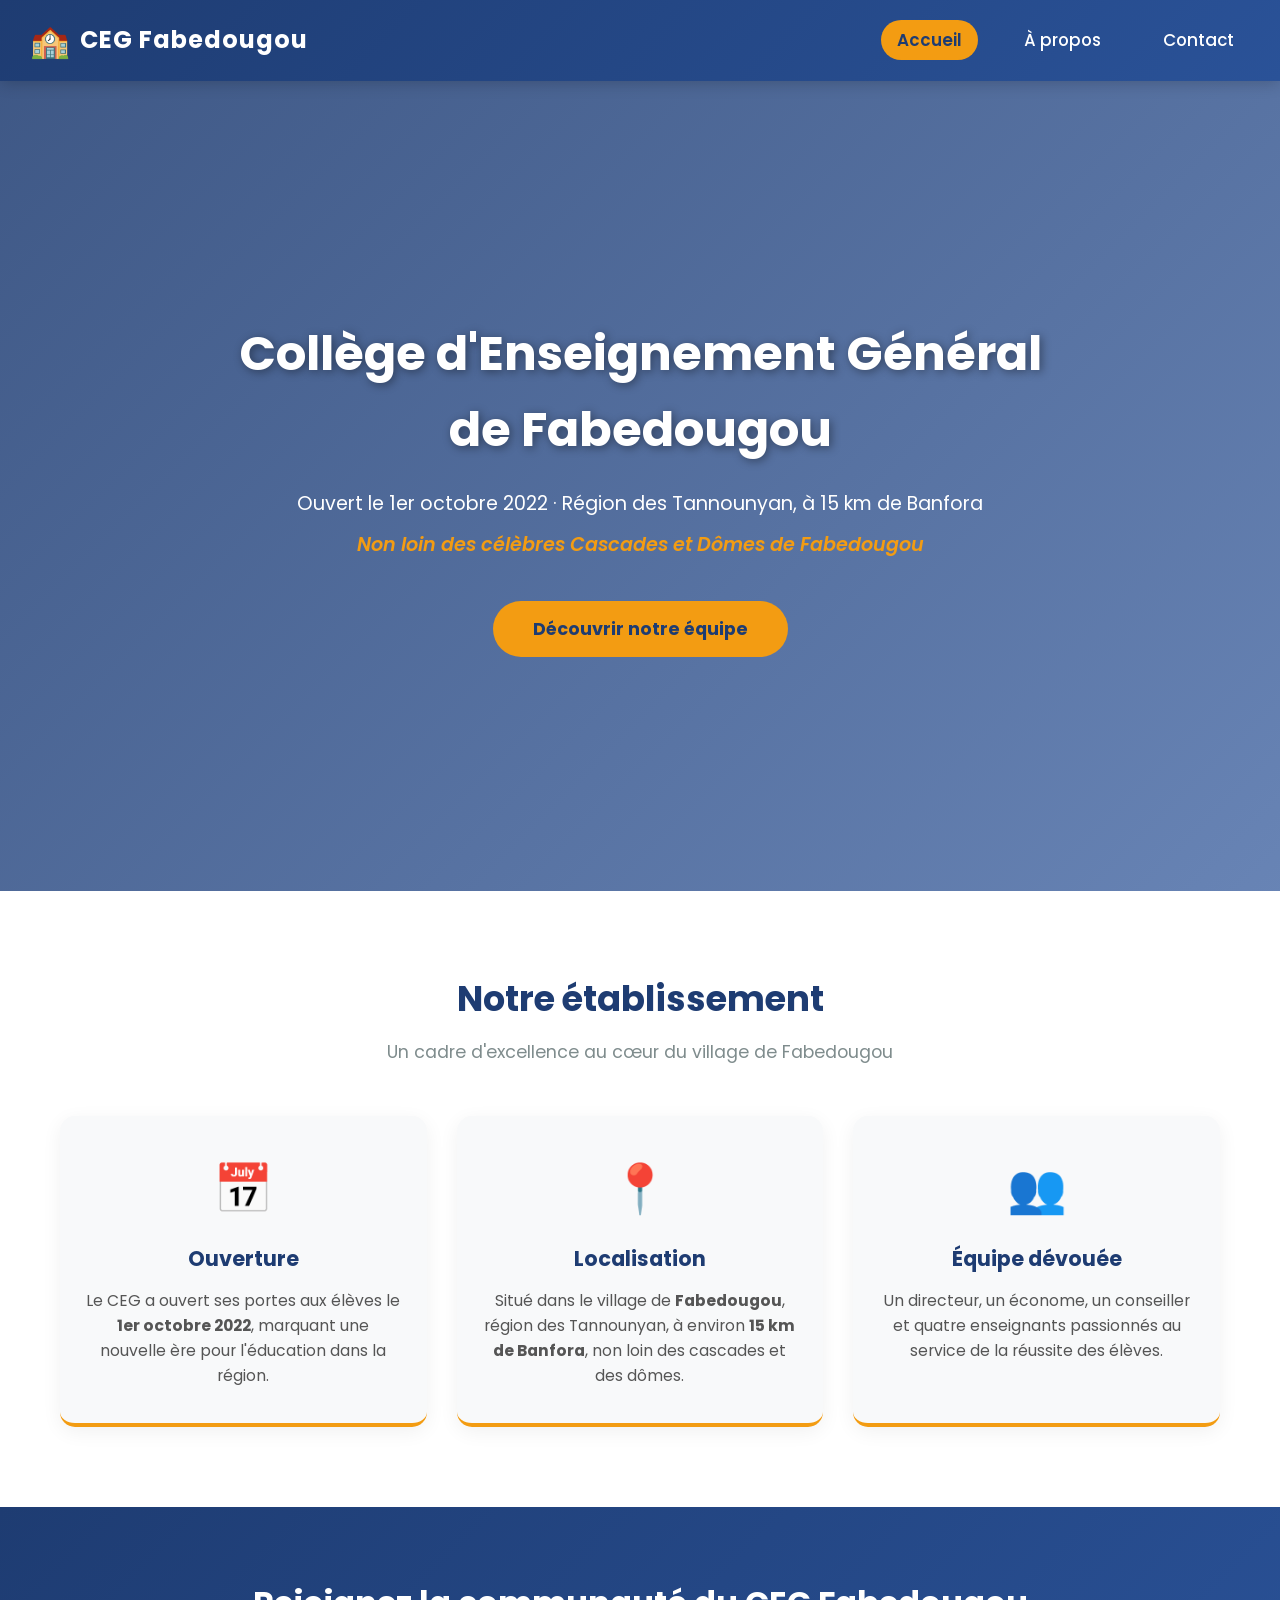
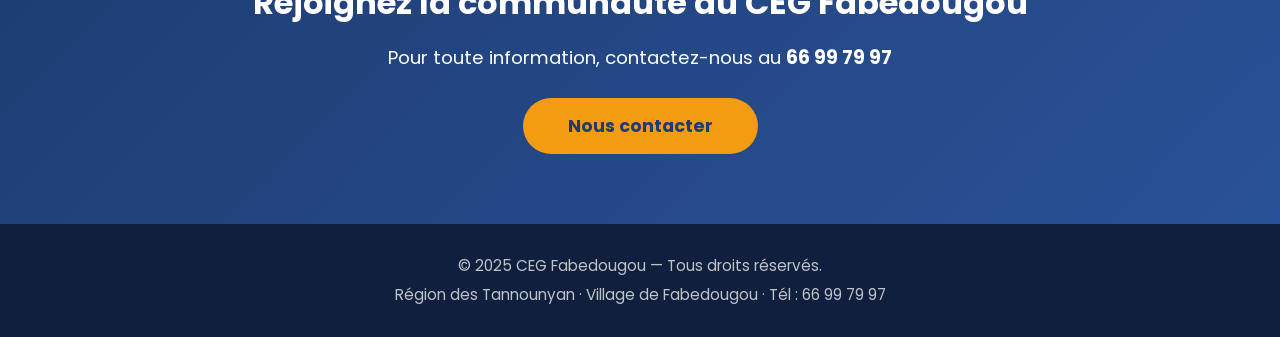
<file: index.html>
<!DOCTYPE html>
<html lang="fr">
<head>
    <meta charset="UTF-8">
    <meta name="viewport" content="width=device-width, initial-scale=1.0">
    <title>CEG Fabedougou - Accueil</title>
    <link rel="stylesheet" href="style.css">
    <link href="https://fonts.googleapis.com/css2?family=Poppins:wght@300;400;600;700&display=swap" rel="stylesheet">
</head>
<body>
    <header>
        <nav class="navbar">
            <div class="logo">
                <span class="logo-icon">🏫</span>
                <h1>CEG Fabedougou</h1>
            </div>
            <ul class="nav-links">
                <li><a href="index.html" class="active">Accueil</a></li>
                <li><a href="apropos.html">À propos</a></li>
                <li><a href="contact.html">Contact</a></li>
            </ul>
            <div class="burger">
                <div class="line1"></div>
                <div class="line2"></div>
                <div class="line3"></div>
            </div>
        </nav>
    </header>

    <main>
        <section class="hero">
            <div class="hero-overlay"></div>
            <div class="hero-content">
                <h2>Collège d'Enseignement Général de Fabedougou</h2>
                <p>Ouvert le 1er octobre 2022 · Région des Tannounyan, à 15 km de Banfora</p>
                <p class="hero-sub">Non loin des célèbres Cascades et Dômes de Fabedougou</p>
                <a href="apropos.html" class="btn-hero">Découvrir notre équipe</a>
            </div>
        </section>

        <section class="presentation">
            <div class="container">
                <h2 class="section-title">Notre établissement</h2>
                <p class="section-subtitle">Un cadre d'excellence au cœur du village de Fabedougou</p>
                <div class="presentation-grid">
                    <div class="presentation-card">
                        <div class="icon">📅</div>
                        <h3>Ouverture</h3>
                        <p>Le CEG a ouvert ses portes aux élèves le <strong>1er octobre 2022</strong>, marquant une nouvelle ère pour l'éducation dans la région.</p>
                    </div>
                    <div class="presentation-card">
                        <div class="icon">📍</div>
                        <h3>Localisation</h3>
                        <p>Situé dans le village de <strong>Fabedougou</strong>, région des Tannounyan, à environ <strong>15 km de Banfora</strong>, non loin des cascades et des dômes.</p>
                    </div>
                    <div class="presentation-card">
                        <div class="icon">👥</div>
                        <h3>Équipe dévouée</h3>
                        <p>Un directeur, un économe, un conseiller et quatre enseignants passionnés au service de la réussite des élèves.</p>
                    </div>
                </div>
            </div>
        </section>

        <section class="call-to-action">
            <div class="container">
                <h2>Rejoignez la communauté du CEG Fabedougou</h2>
                <p>Pour toute information, contactez-nous au <strong>66 99 79 97</strong></p>
                <a href="contact.html" class="btn-cta">Nous contacter</a>
            </div>
        </section>
    </main>

    <footer>
        <div class="container">
            <p>&copy; 2025 CEG Fabedougou — Tous droits réservés.</p>
            <p>Région des Tannounyan · Village de Fabedougou · Tél : 66 99 79 97</p>
        </div>
    </footer>

    <script src="script.js"></script>
</body>
</html>
</file>
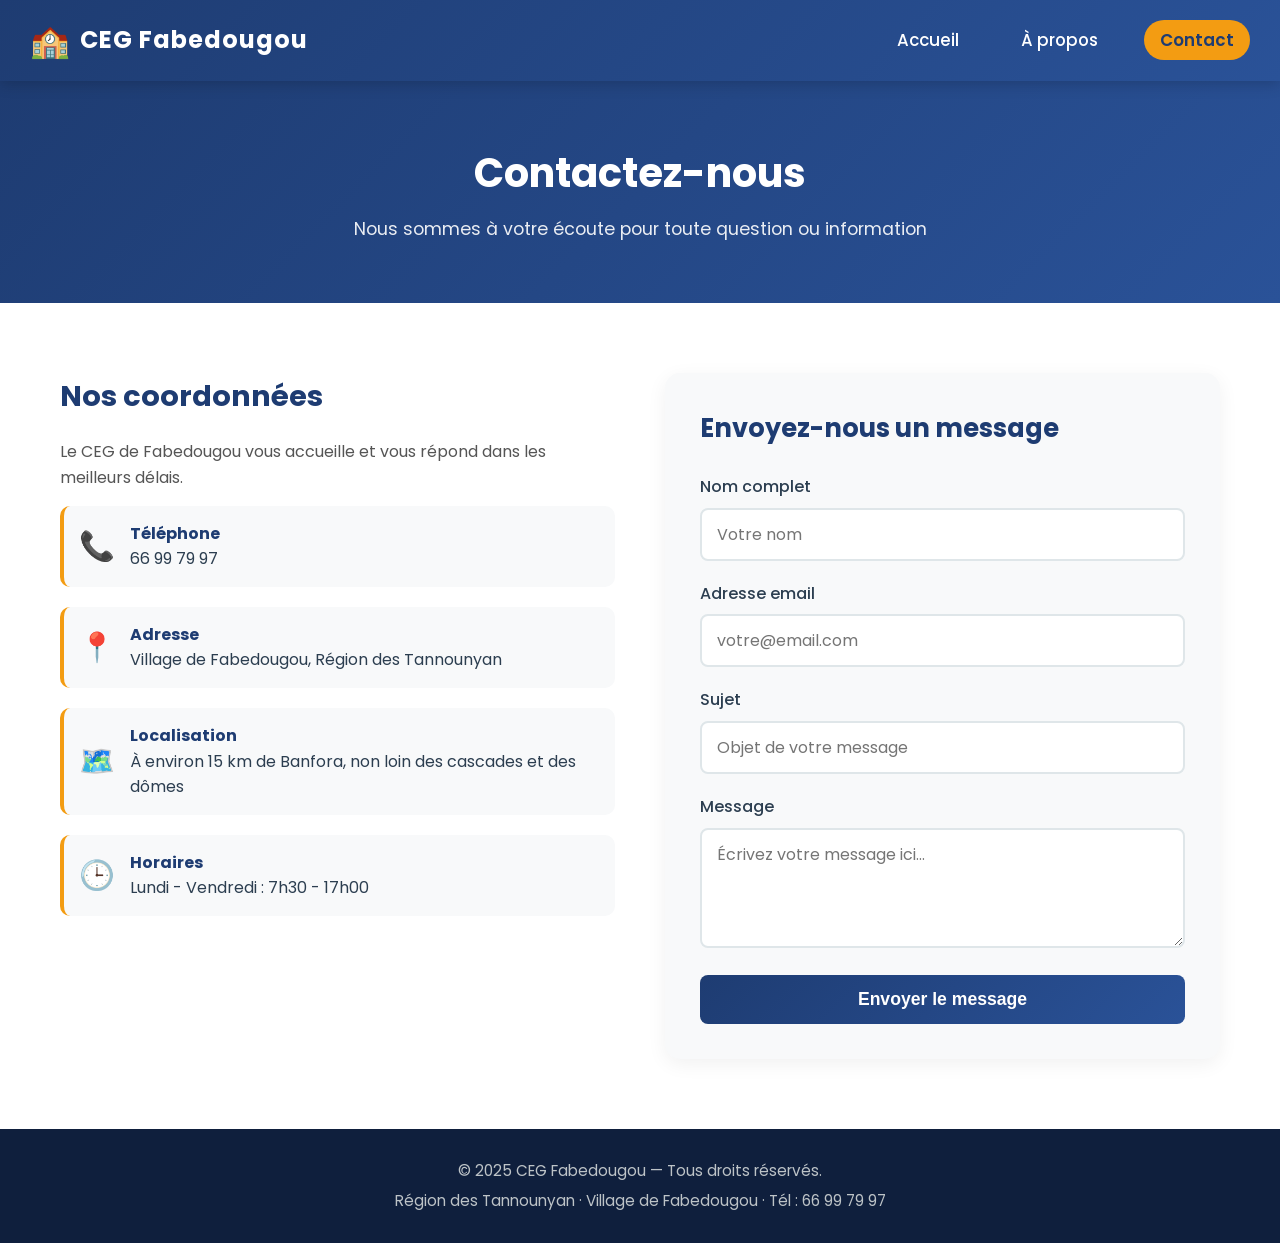
<file: contact.html>
<!DOCTYPE html>
<html lang="fr">
<head>
    <meta charset="UTF-8">
    <meta name="viewport" content="width=device-width, initial-scale=1.0">
    <title>CEG Fabedougou - Contact</title>
    <link rel="stylesheet" href="style.css">
    <link href="https://fonts.googleapis.com/css2?family=Poppins:wght@300;400;600;700&display=swap" rel="stylesheet">
</head>
<body>
    <header>
        <nav class="navbar">
            <div class="logo">
                <span class="logo-icon">🏫</span>
                <h1>CEG Fabedougou</h1>
            </div>
            <ul class="nav-links">
                <li><a href="index.html">Accueil</a></li>
                <li><a href="apropos.html">À propos</a></li>
                <li><a href="contact.html" class="active">Contact</a></li>
            </ul>
            <div class="burger">
                <div class="line1"></div>
                <div class="line2"></div>
                <div class="line3"></div>
            </div>
        </nav>
    </header>

    <main>
        <section class="page-header">
            <div class="container">
                <h1>Contactez-nous</h1>
                <p>Nous sommes à votre écoute pour toute question ou information</p>
            </div>
        </section>

        <section class="contact-section">
            <div class="container">
                <div class="contact-grid">
                    <div class="contact-info">
                        <h2>Nos coordonnées</h2>
                        <p>Le CEG de Fabedougou vous accueille et vous répond dans les meilleurs délais.</p>
                        
                        <div class="info-item">
                            <span class="icon">📞</span>
                            <div>
                                <strong>Téléphone</strong>
                                <span>66 99 79 97</span>
                            </div>
                        </div>
                        <div class="info-item">
                            <span class="icon">📍</span>
                            <div>
                                <strong>Adresse</strong>
                                <span>Village de Fabedougou, Région des Tannounyan</span>
                            </div>
                        </div>
                        <div class="info-item">
                            <span class="icon">🗺️</span>
                            <div>
                                <strong>Localisation</strong>
                                <span>À environ 15 km de Banfora, non loin des cascades et des dômes</span>
                            </div>
                        </div>
                        <div class="info-item">
                            <span class="icon">🕒</span>
                            <div>
                                <strong>Horaires</strong>
                                <span>Lundi - Vendredi : 7h30 - 17h00</span>
                            </div>
                        </div>
                    </div>

                    <div class="contact-form">
                        <h2>Envoyez-nous un message</h2>
                        <form id="contactForm">
                            <div class="form-group">
                                <label for="nom">Nom complet</label>
                                <input type="text" id="nom" name="nom" placeholder="Votre nom" required>
                            </div>
                            <div class="form-group">
                                <label for="email">Adresse email</label>
                                <input type="email" id="email" name="email" placeholder="votre@email.com" required>
                            </div>
                            <div class="form-group">
                                <label for="sujet">Sujet</label>
                                <input type="text" id="sujet" name="sujet" placeholder="Objet de votre message" required>
                            </div>
                            <div class="form-group">
                                <label for="message">Message</label>
                                <textarea id="message" name="message" placeholder="Écrivez votre message ici..." required></textarea>
                            </div>
                            <button type="submit" class="btn-submit">Envoyer le message</button>
                        </form>
                    </div>
                </div>
            </div>
        </section>
    </main>

    <footer>
        <div class="container">
            <p>&copy; 2025 CEG Fabedougou — Tous droits réservés.</p>
            <p>Région des Tannounyan · Village de Fabedougou · Tél : 66 99 79 97</p>
        </div>
    </footer>

    <script src="script.js"></script>
</body>
</html>
</file>
<file: style.css>
/* ===== RESET & BASE ===== */
* {
    margin: 0;
    padding: 0;
    box-sizing: border-box;
}

body {
    font-family: 'Poppins', sans-serif;
    line-height: 1.6;
    color: #2c3e50;
    background-color: #f9f9f9;
}

.container {
    max-width: 1200px;
    margin: 0 auto;
    padding: 0 20px;
}

/* ===== HEADER & NAV ===== */
header {
    background: linear-gradient(135deg, #1e3c72, #2a5298);
    position: sticky;
    top: 0;
    z-index: 1000;
    box-shadow: 0 2px 15px rgba(0,0,0,0.2);
}

.navbar {
    display: flex;
    justify-content: space-between;
    align-items: center;
    padding: 15px 30px;
    max-width: 1300px;
    margin: 0 auto;
}

.logo {
    display: flex;
    align-items: center;
    gap: 10px;
    color: #fff;
}

.logo-icon {
    font-size: 2rem;
}

.logo h1 {
    font-size: 1.5rem;
    font-weight: 700;
    letter-spacing: 1px;
}

.nav-links {
    display: flex;
    list-style: none;
    gap: 30px;
}

.nav-links a {
    color: #fff;
    text-decoration: none;
    font-weight: 500;
    font-size: 1.05rem;
    padding: 8px 16px;
    border-radius: 25px;
    transition: all 0.3s ease;
}

.nav-links a:hover,
.nav-links a.active {
    background-color: #f39c12;
    color: #1e3c72;
    font-weight: 600;
}

/* Burger menu */
.burger {
    display: none;
    cursor: pointer;
}

.burger div {
    width: 25px;
    height: 3px;
    background-color: #fff;
    margin: 5px;
    transition: all 0.3s ease;
}

/* ===== HERO ===== */
.hero {
    position: relative;
    height: 90vh;
    min-height: 600px;
    background-image: url('https://images.unsplash.com/photo-1580582932707-520aed937b7b?ixlib=rb-4.0.3&auto=format&fit=crop&w=1920&q=80');
    background-size: cover;
    background-position: center;
    background-attachment: fixed;
    display: flex;
    align-items: center;
    justify-content: center;
    text-align: center;
}

.hero-overlay {
    position: absolute;
    top: 0;
    left: 0;
    width: 100%;
    height: 100%;
    background: linear-gradient(135deg, rgba(30,60,114,0.85), rgba(42,82,152,0.7));
}

.hero-content {
    position: relative;
    z-index: 2;
    color: #fff;
    padding: 20px;
    max-width: 900px;
}

.hero-content h2 {
    font-size: 3rem;
    font-weight: 700;
    margin-bottom: 20px;
    text-shadow: 2px 2px 10px rgba(0,0,0,0.4);
    animation: fadeInUp 1s ease;
}

.hero-content p {
    font-size: 1.2rem;
    margin-bottom: 10px;
    animation: fadeInUp 1.2s ease;
}

.hero-sub {
    font-style: italic;
    color: #f39c12;
    font-weight: 600;
}

.btn-hero {
    display: inline-block;
    margin-top: 30px;
    padding: 14px 40px;
    background-color: #f39c12;
    color: #1e3c72;
    text-decoration: none;
    font-weight: 700;
    font-size: 1.1rem;
    border-radius: 50px;
    transition: all 0.3s ease;
    animation: fadeInUp 1.4s ease;
}

.btn-hero:hover {
    background-color: #fff;
    color: #1e3c72;
    transform: translateY(-3px);
    box-shadow: 0 10px 25px rgba(0,0,0,0.3);
}

/* ===== PRESENTATION ===== */
.presentation {
    padding: 80px 0;
    background-color: #fff;
}

.section-title {
    text-align: center;
    font-size: 2.2rem;
    color: #1e3c72;
    margin-bottom: 10px;
    font-weight: 700;
}

.section-subtitle {
    text-align: center;
    color: #7f8c8d;
    margin-bottom: 50px;
    font-size: 1.1rem;
}

.presentation-grid {
    display: grid;
    grid-template-columns: repeat(auto-fit, minmax(280px, 1fr));
    gap: 30px;
}

.presentation-card {
    background: #f8f9fa;
    padding: 35px 25px;
    border-radius: 15px;
    text-align: center;
    box-shadow: 0 5px 20px rgba(0,0,0,0.06);
    transition: all 0.3s ease;
    border-bottom: 4px solid #f39c12;
}

.presentation-card:hover {
    transform: translateY(-8px);
    box-shadow: 0 15px 35px rgba(0,0,0,0.12);
}

.presentation-card .icon {
    font-size: 3rem;
    margin-bottom: 15px;
}

.presentation-card h3 {
    color: #1e3c72;
    margin-bottom: 12px;
    font-size: 1.3rem;
}

.presentation-card p {
    color: #555;
    font-size: 0.98rem;
}

/* ===== CALL TO ACTION ===== */
.call-to-action {
    background: linear-gradient(135deg, #1e3c72, #2a5298);
    padding: 70px 0;
    text-align: center;
    color: #fff;
}

.call-to-action h2 {
    font-size: 2rem;
    margin-bottom: 15px;
}

.call-to-action p {
    font-size: 1.15rem;
    margin-bottom: 25px;
}

.btn-cta {
    display: inline-block;
    padding: 14px 45px;
    background-color: #f39c12;
    color: #1e3c72;
    text-decoration: none;
    font-weight: 700;
    font-size: 1.1rem;
    border-radius: 50px;
    transition: all 0.3s ease;
}

.btn-cta:hover {
    background-color: #fff;
    transform: scale(1.05);
}

/* ===== FOOTER ===== */
footer {
    background-color: #0f1f3d;
    color: #bdc3c7;
    text-align: center;
    padding: 25px 0;
    font-size: 0.95rem;
}

footer p {
    margin: 5px 0;
}

/* ===== PAGE À PROPOS ===== */
.page-header {
    background: linear-gradient(135deg, #1e3c72, #2a5298);
    padding: 60px 0;
    text-align: center;
    color: #fff;
}

.page-header h1 {
    font-size: 2.5rem;
    margin-bottom: 10px;
}

.page-header p {
    font-size: 1.1rem;
    opacity: 0.9;
}

.team-section {
    padding: 70px 0;
    background-color: #fff;
}

.team-category {
    margin-bottom: 60px;
}

.team-category h2 {
    text-align: center;
    color: #1e3c72;
    font-size: 1.8rem;
    margin-bottom: 10px;
    position: relative;
    padding-bottom: 15px;
}

.team-category h2::after {
    content: '';
    position: absolute;
    bottom: 0;
    left: 50%;
    transform: translateX(-50%);
    width: 80px;
    height: 4px;
    background: #f39c12;
    border-radius: 2px;
}

.team-category > p {
    text-align: center;
    color: #7f8c8d;
    margin-bottom: 40px;
}

.team-grid {
    display: grid;
    grid-template-columns: repeat(auto-fit, minmax(250px, 1fr));
    gap: 30px;
}

.team-card {
    background: #f8f9fa;
    border-radius: 15px;
    overflow: hidden;
    box-shadow: 0 5px 20px rgba(0,0,0,0.08);
    transition: all 0.3s ease;
    text-align: center;
    padding-bottom: 25px;
}

.team-card:hover {
    transform: translateY(-8px);
    box-shadow: 0 15px 35px rgba(0,0,0,0.15);
}

.team-card .photo-placeholder {
    width: 100%;
    height: 250px;
    background: linear-gradient(135deg, #dfe6e9, #b2bec3);
    display: flex;
    align-items: center;
    justify-content: center;
    color: #636e72;
    font-size: 1rem;
    font-weight: 500;
    border-bottom: 3px solid #f39c12;
}

.team-card .photo-placeholder img {
    width: 100%;
    height: 100%;
    object-fit: cover;
}

.team-card h3 {
    margin: 20px 0 5px;
    color: #1e3c72;
    font-size: 1.25rem;
}

.team-card .role {
    color: #f39c12;
    font-weight: 600;
    font-size: 0.95rem;
    margin-bottom: 12px;
}

.team-card .description {
    padding: 0 20px;
    color: #555;
    font-size: 0.93rem;
    font-style: italic;
}

/* ===== PAGE CONTACT ===== */
.contact-section {
    padding: 70px 0;
    background-color: #fff;
}

.contact-grid {
    display: grid;
    grid-template-columns: 1fr 1fr;
    gap: 50px;
}

.contact-info h2 {
    color: #1e3c72;
    font-size: 1.8rem;
    margin-bottom: 20px;
}

.contact-info p {
    margin-bottom: 15px;
    color: #555;
}

.contact-info .info-item {
    display: flex;
    align-items: center;
    gap: 15px;
    margin-bottom: 20px;
    padding: 15px;
    background: #f8f9fa;
    border-radius: 10px;
    border-left: 4px solid #f39c12;
}

.contact-info .info-item .icon {
    font-size: 1.8rem;
}

.contact-info .info-item strong {
    display: block;
    color: #1e3c72;
}

.contact-form {
    background: #f8f9fa;
    padding: 35px;
    border-radius: 15px;
    box-shadow: 0 5px 20px rgba(0,0,0,0.06);
}

.contact-form h2 {
    color: #1e3c72;
    margin-bottom: 25px;
    font-size: 1.6rem;
}

.form-group {
    margin-bottom: 20px;
}

.form-group label {
    display: block;
    margin-bottom: 8px;
    color: #2c3e50;
    font-weight: 500;
}

.form-group input,
.form-group textarea {
    width: 100%;
    padding: 12px 15px;
    border: 2px solid #dfe6e9;
    border-radius: 8px;
    font-family: 'Poppins', sans-serif;
    font-size: 1rem;
    transition: border-color 0.3s ease;
}

.form-group input:focus,
.form-group textarea:focus {
    outline: none;
    border-color: #f39c12;
}

.form-group textarea {
    resize: vertical;
    min-height: 120px;
}

.btn-submit {
    width: 100%;
    padding: 14px;
    background: linear-gradient(135deg, #1e3c72, #2a5298);
    color: #fff;
    border: none;
    border-radius: 8px;
    font-size: 1.1rem;
    font-weight: 600;
    cursor: pointer;
    transition: all 0.3s ease;
}

.btn-submit:hover {
    background: #f39c12;
    color: #1e3c72;
    transform: translateY(-2px);
}

/* ===== ANIMATIONS ===== */
@keyframes fadeInUp {
    from {
        opacity: 0;
        transform: translateY(30px);
    }
    to {
        opacity: 1;
        transform: translateY(0);
    }
}

/* ===== RESPONSIVE ===== */
@media screen and (max-width: 900px) {
    .hero-content h2 {
        font-size: 2.2rem;
    }
    
    .contact-grid {
        grid-template-columns: 1fr;
    }
}

@media screen and (max-width: 768px) {
    .navbar {
        padding: 15px 20px;
    }

    .nav-links {
        position: fixed;
        right: 0;
        top: 70px;
        height: calc(100vh - 70px);
        background: linear-gradient(135deg, #1e3c72, #2a5298);
        flex-direction: column;
        align-items: center;
        justify-content: flex-start;
        padding-top: 50px;
        width: 70%;
        transform: translateX(100%);
        transition: transform 0.5s ease-in-out;
        gap: 20px;
    }

    .nav-links.nav-active {
        transform: translateX(0%);
    }

    .burger {
        display: block;
    }

    .hero {
        height: 80vh;
        min-height: 500px;
    }

    .hero-content h2 {
        font-size: 1.8rem;
    }

    .hero-content p {
        font-size: 1rem;
    }

    .section-title {
        font-size: 1.8rem;
    }

    .page-header h1 {
        font-size: 1.8rem;
    }

    .team-grid {
        grid-template-columns: 1fr;
    }
}

@media screen and (max-width: 480px) {
    .logo h1 {
        font-size: 1.1rem;
    }

    .hero-content h2 {
        font-size: 1.4rem;
    }

    .btn-hero, .btn-cta {
        padding: 12px 28px;
        font-size: 1rem;
    }

    .presentation {
        padding: 50px 0;
    }

    .call-to-action h2 {
        font-size: 1.5rem;
    }
}

/* Toggle burger animation */
.toggle .line1 {
    transform: rotate(-45deg) translate(-5px, 6px);
}
.toggle .line2 {
    opacity: 0;
}
.toggle .line3 {
    transform: rotate(45deg) translate(-5px, -6px);
}.photo-placeholder .actor-icon {
    font-size: 5rem;
    display: block;
    line-height: 1;
}
</file>
